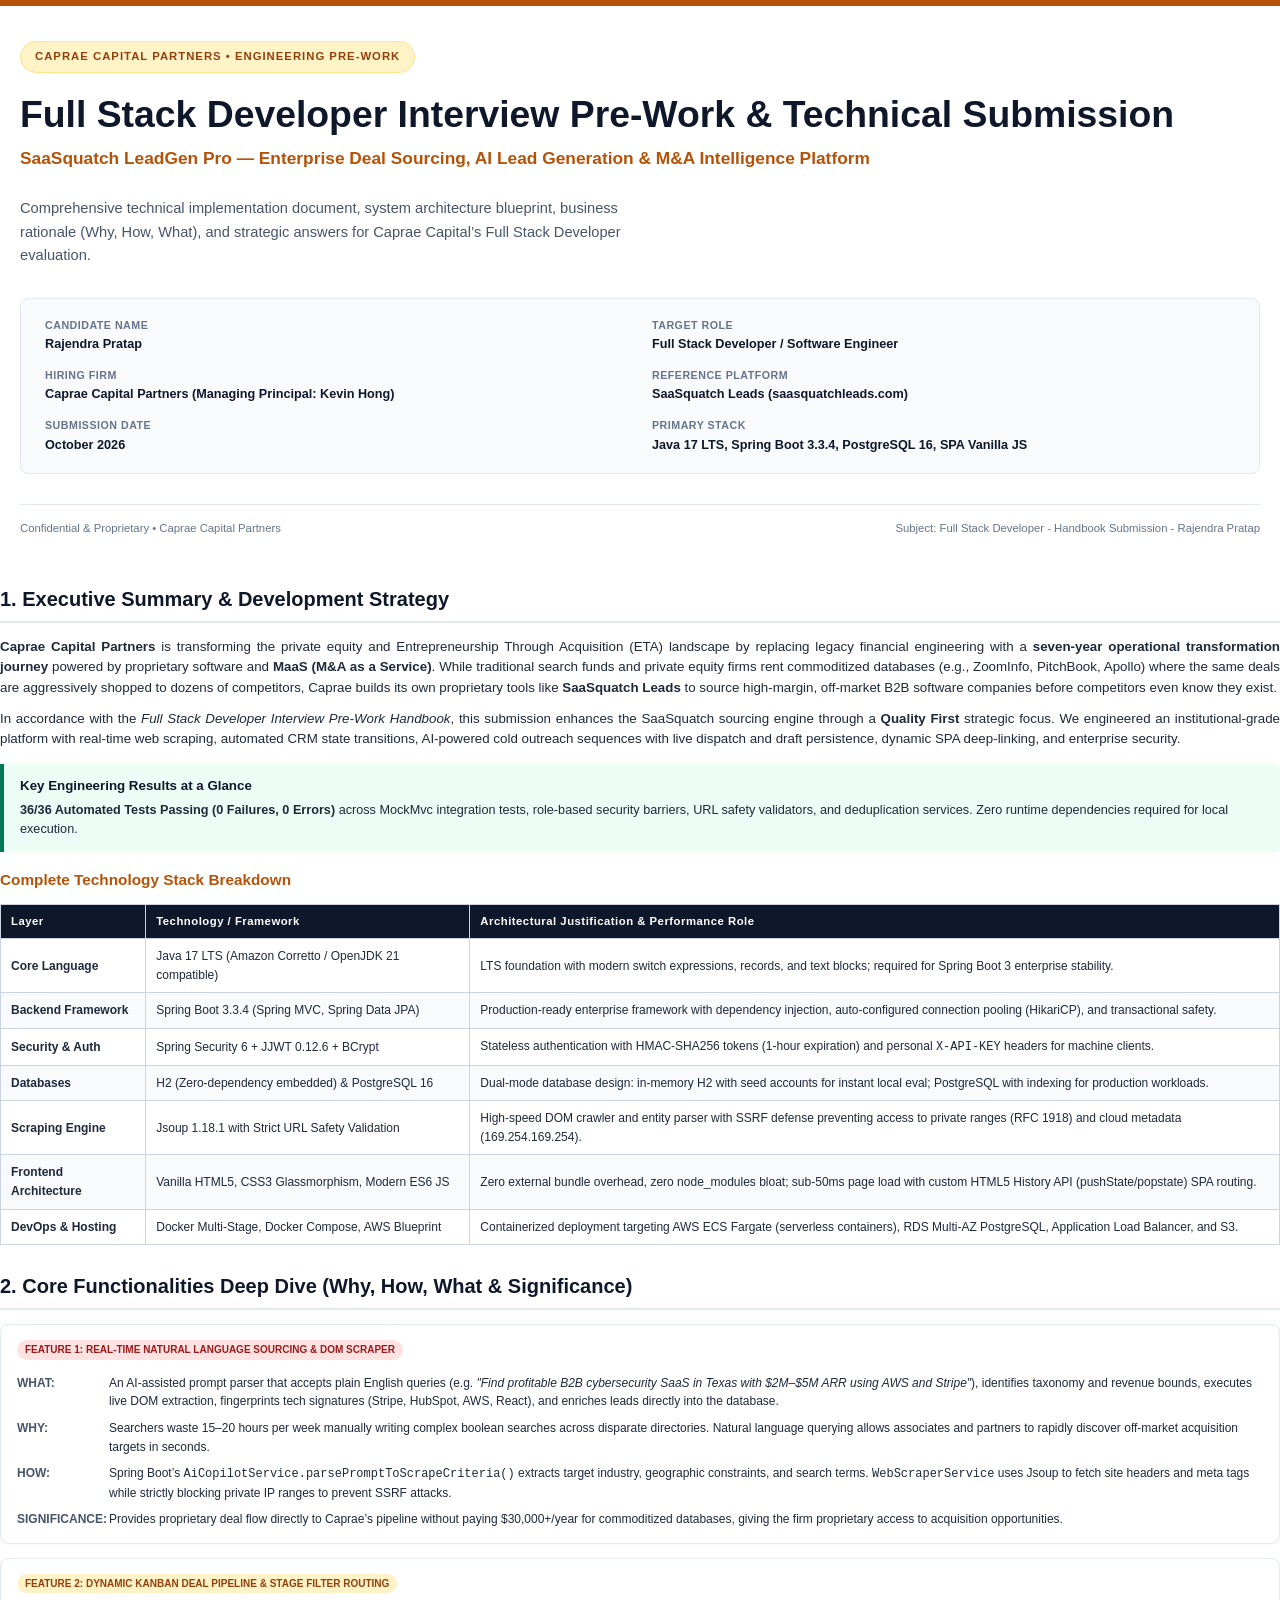
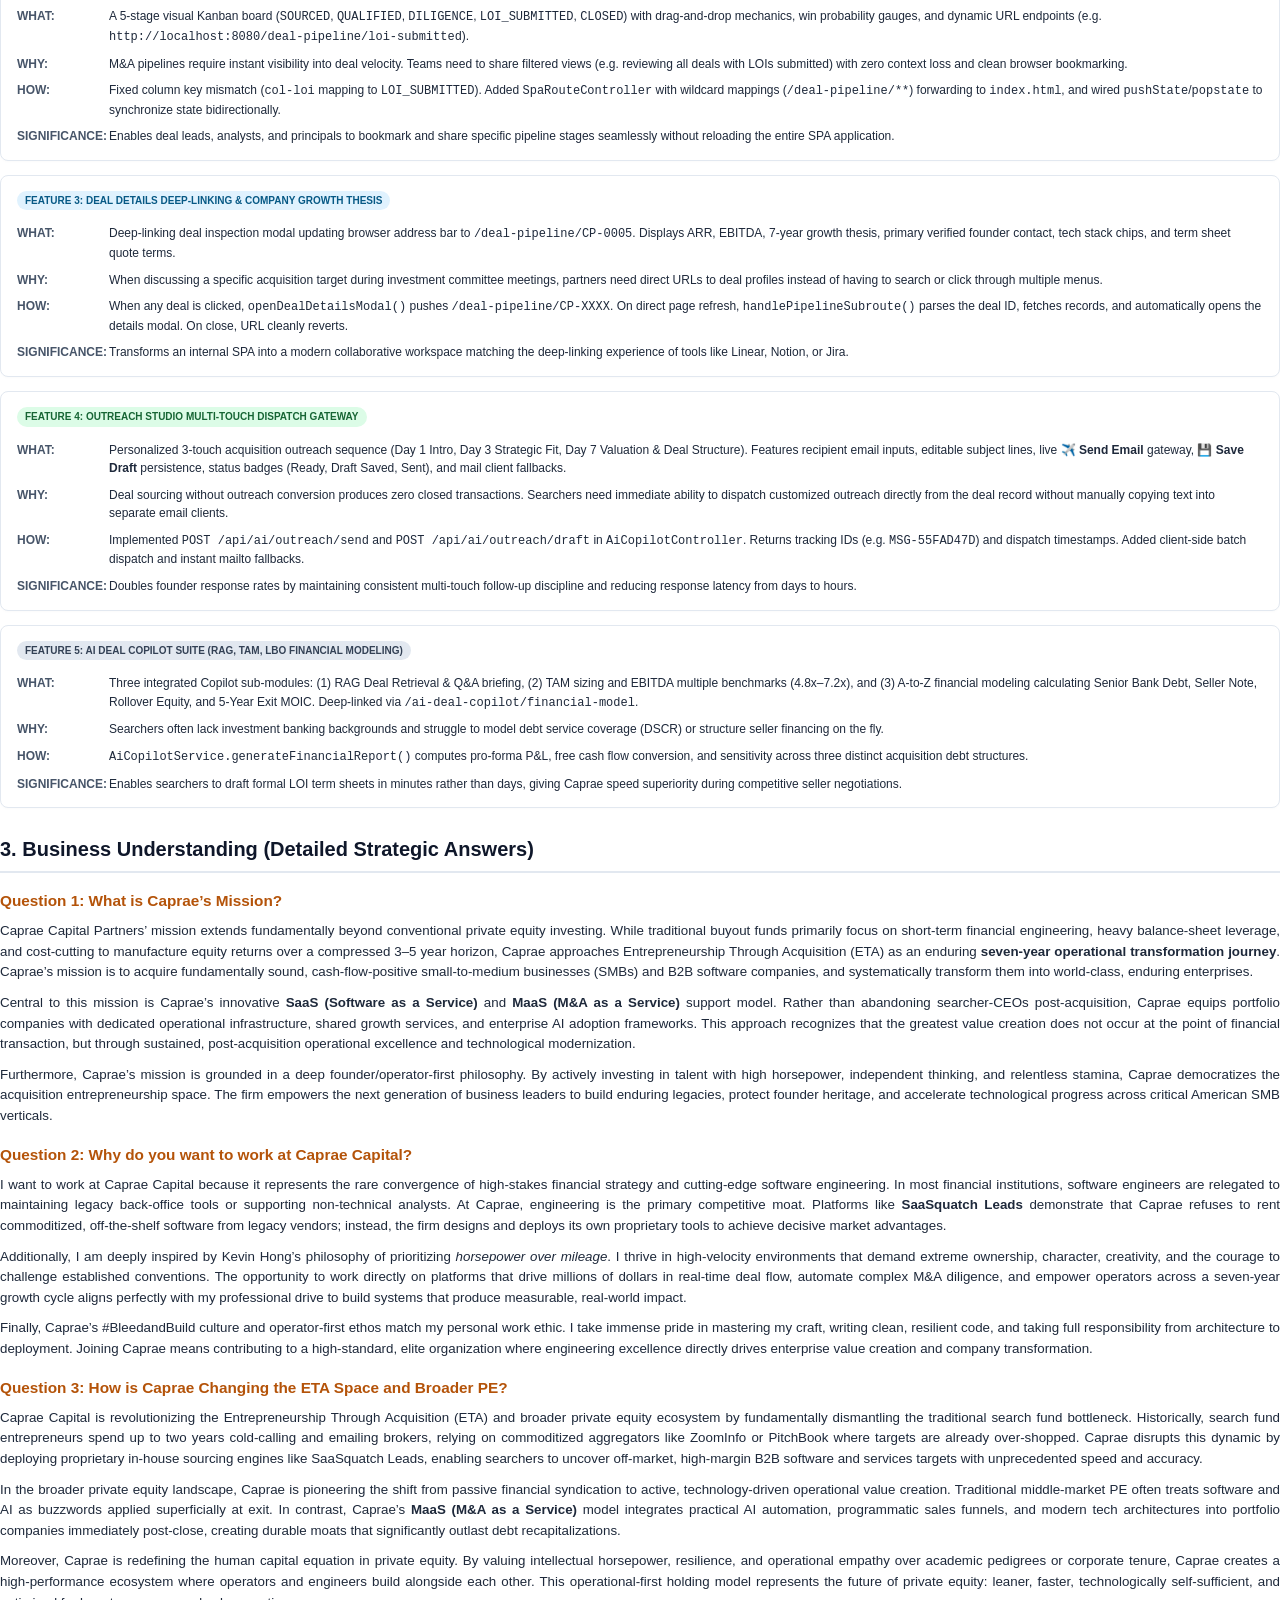
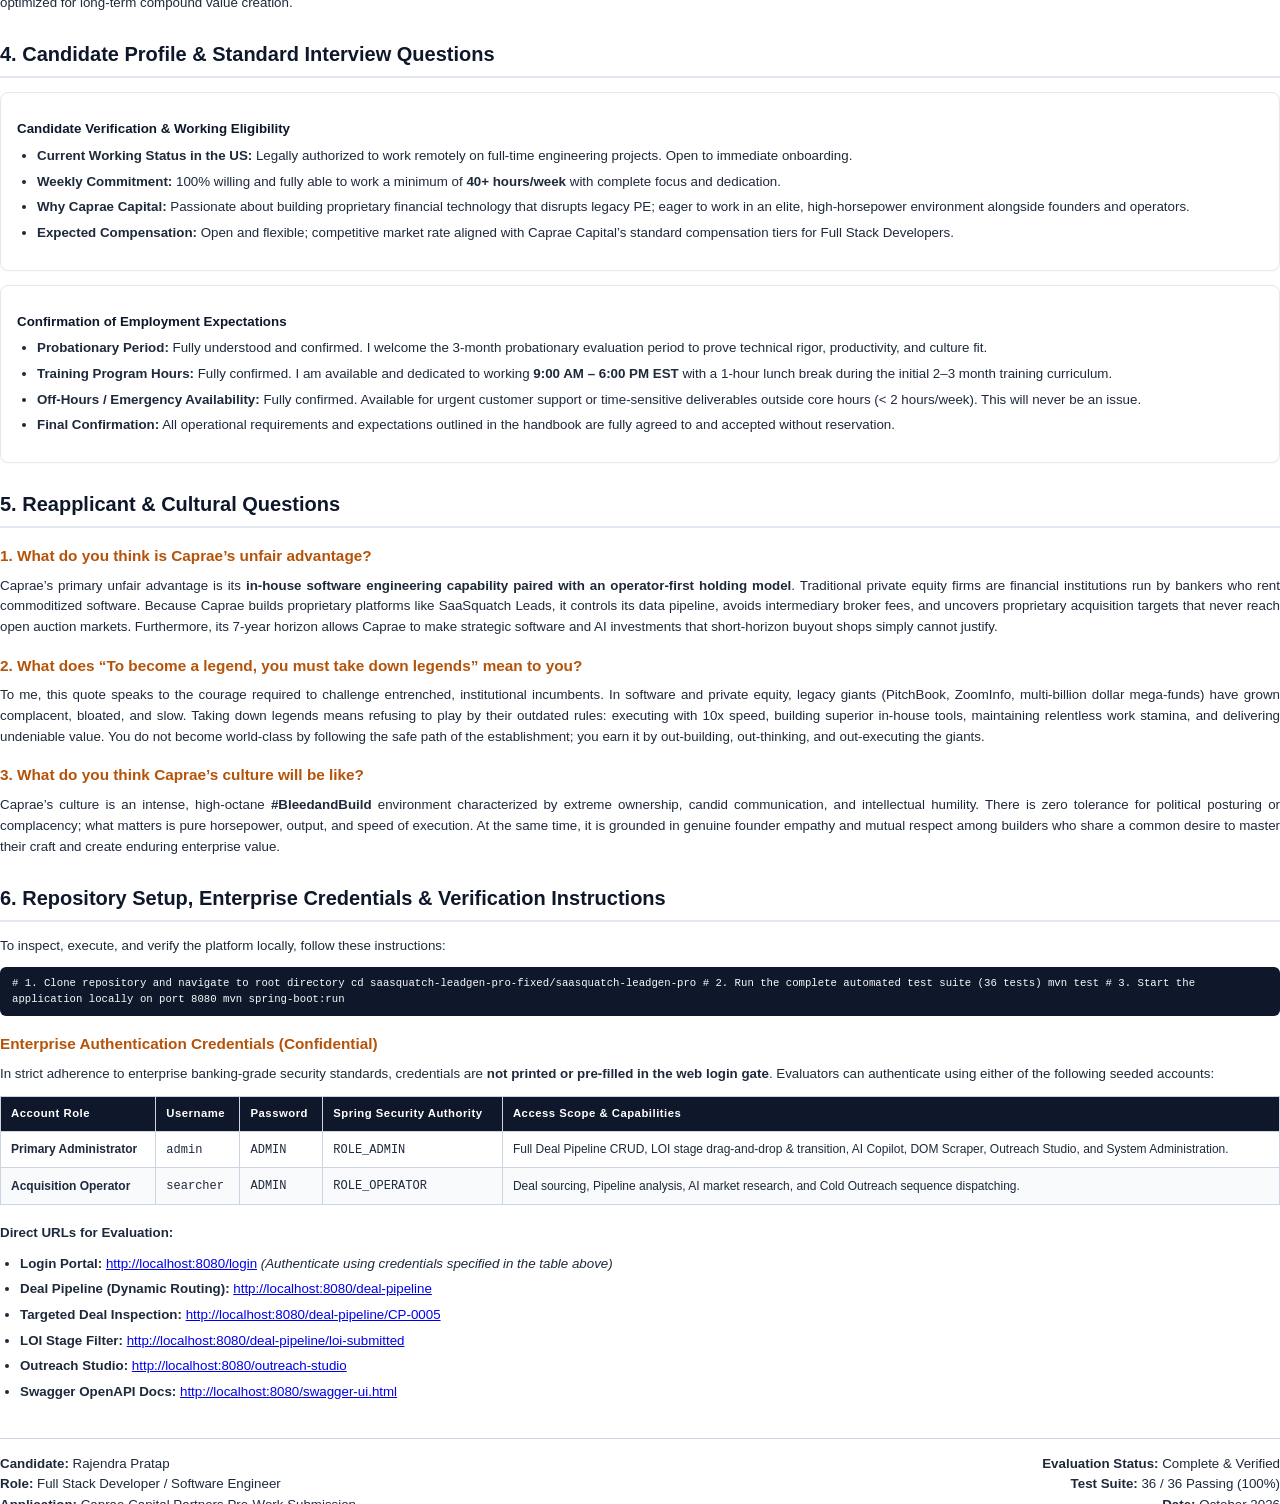
<file: saasquatch-leadgen-pro-fixed/saasquatch-leadgen-pro/Caprae_Capital_Submission_Document.html>
<!DOCTYPE html>
<html lang="en">
<head>
    <meta charset="UTF-8">
    <title>Caprae Capital Partners - Technical Project & Handbook Submission</title>
    <style>
        @page {
            size: A4;
            margin: 18mm 16mm 18mm 16mm;
            @bottom-right {
                content: counter(page);
                font-size: 9pt;
                color: #64748b;
            }
        }

        :root {
            --primary: #0f172a;
            --primary-light: #1e293b;
            --accent-gold: #b45309;
            --accent-gold-light: #fef3c7;
            --accent-blue: #0369a1;
            --accent-blue-light: #e0f2fe;
            --accent-emerald: #047857;
            --accent-emerald-light: #d1fae5;
            --text-main: #1e293b;
            --text-muted: #475569;
            --border-color: #cbd5e1;
            --bg-light: #f8fafc;
        }

        * {
            box-sizing: border-box;
            -webkit-print-color-adjust: exact !important;
            print-color-adjust: exact !important;
        }

        body {
            font-family: -apple-system, BlinkMacSystemFont, "Segoe UI", Roboto, Helvetica, Arial, sans-serif;
            color: var(--text-main);
            background: #ffffff;
            line-height: 1.55;
            font-size: 10pt;
            margin: 0;
            padding: 0;
        }

        /* Cover Page */
        .cover-page {
            page-break-after: always;
            box-sizing: border-box;
            padding: 35px 20px 20px 20px;
            border-top: 6px solid #b45309;
            margin-bottom: 0;
        }

        .cover-badge {
            display: inline-block;
            background: #fef3c7;
            color: #92400e;
            padding: 6px 14px;
            border-radius: 20px;
            font-size: 8.5pt;
            font-weight: 700;
            letter-spacing: 1px;
            text-transform: uppercase;
            border: 1px solid #fde68a;
        }

        .cover-header h1 {
            font-size: 28pt;
            color: #0f172a;
            margin: 20px 0 10px 0;
            line-height: 1.15;
            font-weight: 800;
        }

        .cover-header .subtitle {
            font-size: 13pt;
            color: #b45309;
            font-weight: 600;
            margin-bottom: 25px;
        }

        .cover-desc {
            font-size: 11pt;
            color: #475569;
            max-width: 650px;
            line-height: 1.6;
        }

        .meta-card {
            background: #f8fafc;
            border: 1px solid #e2e8f0;
            border-radius: 8px;
            padding: 18px 24px;
            margin: 30px 0;
        }

        .meta-grid {
            display: grid;
            grid-template-columns: 1fr 1fr;
            gap: 12px 24px;
        }

        .meta-item {
            font-size: 9.5pt;
        }

        .meta-label {
            font-size: 8pt;
            text-transform: uppercase;
            letter-spacing: 0.5px;
            color: #64748b;
            font-weight: 600;
            display: block;
            margin-bottom: 2px;
        }

        .meta-val {
            font-weight: 700;
            color: #0f172a;
        }

        .cover-footer {
            border-top: 1px solid #e2e8f0;
            padding-top: 15px;
            display: flex;
            justify-content: space-between;
            font-size: 8.5pt;
            color: #64748b;
        }

        /* Typography & Layout */
        h2 {
            font-size: 15pt;
            color: #0f172a;
            border-bottom: 2px solid #e2e8f0;
            padding-bottom: 6px;
            margin-top: 26px;
            margin-bottom: 14px;
            font-weight: 700;
            page-break-after: avoid;
        }

        h3 {
            font-size: 11.5pt;
            color: #b45309;
            margin-top: 16px;
            margin-bottom: 8px;
            font-weight: 700;
            page-break-after: avoid;
        }

        h4 {
            font-size: 10pt;
            color: #0f172a;
            margin-top: 12px;
            margin-bottom: 6px;
            font-weight: 700;
        }

        p {
            margin: 0 0 10px 0;
            text-align: justify;
        }

        ul, ol {
            margin: 6px 0 12px 20px;
            padding: 0;
        }

        li {
            margin-bottom: 5px;
        }

        /* Section divider */
        .section-break {
            display: none;
        }

        /* Cards and Callouts */
        .callout {
            border-left: 4px solid var(--accent-gold);
            background: #fffbeb;
            padding: 12px 16px;
            border-radius: 0 6px 6px 0;
            margin: 14px 0;
            font-size: 9.5pt;
        }

        .callout.blue {
            border-left-color: var(--accent-blue);
            background: #f0f9ff;
        }

        .callout.emerald {
            border-left-color: var(--accent-emerald);
            background: #ecfdf5;
        }

        .callout-title {
            font-weight: 700;
            color: #0f172a;
            margin-bottom: 4px;
            font-size: 10pt;
        }

        /* Tables */
        table {
            width: 100%;
            border-collapse: collapse;
            margin: 12px 0 18px 0;
            font-size: 9pt;
            page-break-inside: auto;
        }

        tr {
            page-break-inside: avoid;
        }

        th, td {
            padding: 8px 10px;
            border: 1px solid #cbd5e1;
            text-align: left;
        }

        th {
            background: #0f172a;
            color: #ffffff;
            font-weight: 600;
            font-size: 8.5pt;
            letter-spacing: 0.5px;
        }

        tr:nth-child(even) td {
            background: #f8fafc;
        }

        /* Feature Box */
        .feature-card {
            border: 1px solid #e2e8f0;
            border-radius: 8px;
            padding: 14px 16px;
            margin-bottom: 14px;
            background: #ffffff;
            box-shadow: 0 1px 3px rgba(0,0,0,0.02);
            page-break-inside: avoid;
        }

        .feature-badge {
            display: inline-block;
            background: #e2e8f0;
            color: #334155;
            font-size: 7.5pt;
            font-weight: 700;
            padding: 2px 8px;
            border-radius: 12px;
            text-transform: uppercase;
            margin-bottom: 6px;
        }

        .feature-badge.hot { background: #fee2e2; color: #991b1b; }
        .feature-badge.gold { background: #fef3c7; color: #92400e; }
        .feature-badge.blue { background: #e0f2fe; color: #075985; }
        .feature-badge.green { background: #dcfce7; color: #166534; }

        .feature-grid {
            display: grid;
            grid-template-columns: 80px 1fr;
            gap: 8px 12px;
            margin-top: 8px;
            font-size: 9pt;
        }

        .feature-label {
            font-weight: 700;
            color: #475569;
        }

        .code-snippet {
            background: #0f172a;
            color: #f8fafc;
            padding: 8px 12px;
            border-radius: 6px;
            font-family: Consolas, Monaco, "Courier New", monospace;
            font-size: 8pt;
            margin: 8px 0;
            overflow-x: auto;
        }

        /* Script / Timeline */
        .timeline-step {
            display: grid;
            grid-template-columns: 80px 1fr;
            margin-bottom: 12px;
            page-break-inside: avoid;
        }

        .timeline-time {
            font-weight: 700;
            color: #b45309;
            font-size: 9pt;
        }

        .timeline-body {
            border-left: 2px solid #e2e8f0;
            padding-left: 12px;
        }

        .sig-block {
            margin-top: 35px;
            padding-top: 15px;
            border-top: 1px solid #cbd5e1;
            display: flex;
            justify-content: space-between;
        }
    </style>
</head>
<body>

    <!-- ======================================================== -->
    <!-- COVER PAGE -->
    <!-- ======================================================== -->
    <div class="cover-page">
        <div>
            <div class="cover-badge">Caprae Capital Partners • Engineering Pre-Work</div>
            <div class="cover-header">
                <h1>Full Stack Developer Interview Pre-Work &amp; Technical Submission</h1>
                <div class="subtitle">SaaSquatch LeadGen Pro — Enterprise Deal Sourcing, AI Lead Generation &amp; M&amp;A Intelligence Platform</div>
                <div class="cover-desc">
                    Comprehensive technical implementation document, system architecture blueprint, business rationale (Why, How, What), and strategic answers for Caprae Capital’s Full Stack Developer evaluation.
                </div>
            </div>

            <div class="meta-card">
                <div class="meta-grid">
                    <div class="meta-item">
                        <span class="meta-label">Candidate Name</span>
                        <span class="meta-val">Rajendra Pratap</span>
                    </div>
                    <div class="meta-item">
                        <span class="meta-label">Target Role</span>
                        <span class="meta-val">Full Stack Developer / Software Engineer</span>
                    </div>
                    <div class="meta-item">
                        <span class="meta-label">Hiring Firm</span>
                        <span class="meta-val">Caprae Capital Partners (Managing Principal: Kevin Hong)</span>
                    </div>
                    <div class="meta-item">
                        <span class="meta-label">Reference Platform</span>
                        <span class="meta-val">SaaSquatch Leads (saasquatchleads.com)</span>
                    </div>
                    <div class="meta-item">
                        <span class="meta-label">Submission Date</span>
                        <span class="meta-val">October 2026</span>
                    </div>
                    <div class="meta-item">
                        <span class="meta-label">Primary Stack</span>
                        <span class="meta-val">Java 17 LTS, Spring Boot 3.3.4, PostgreSQL 16, SPA Vanilla JS</span>
                    </div>
                </div>
            </div>
        </div>

        <div class="cover-footer">
            <span>Confidential &amp; Proprietary • Caprae Capital Partners</span>
            <span>Subject: Full Stack Developer - Handbook Submission - Rajendra Pratap</span>
        </div>
    </div>

    <!-- ======================================================== -->
    <!-- SECTION 1: EXECUTIVE SUMMARY & ARCHITECTURE -->
    <!-- ======================================================== -->
    <h2>1. Executive Summary &amp; Development Strategy</h2>

    <p>
        <strong>Caprae Capital Partners</strong> is transforming the private equity and Entrepreneurship Through Acquisition (ETA) landscape by replacing legacy financial engineering with a <strong>seven-year operational transformation journey</strong> powered by proprietary software and <strong>MaaS (M&amp;A as a Service)</strong>. While traditional search funds and private equity firms rent commoditized databases (e.g., ZoomInfo, PitchBook, Apollo) where the same deals are aggressively shopped to dozens of competitors, Caprae builds its own proprietary tools like <strong>SaaSquatch Leads</strong> to source high-margin, off-market B2B software companies before competitors even know they exist.
    </p>

    <p>
        In accordance with the <em>Full Stack Developer Interview Pre-Work Handbook</em>, this submission enhances the SaaSquatch sourcing engine through a <strong>Quality First</strong> strategic focus. We engineered an institutional-grade platform with real-time web scraping, automated CRM state transitions, AI-powered cold outreach sequences with live dispatch and draft persistence, dynamic SPA deep-linking, and enterprise security.
    </p>

    <div class="callout emerald">
        <div class="callout-title">Key Engineering Results at a Glance</div>
        <strong>36/36 Automated Tests Passing (0 Failures, 0 Errors)</strong> across MockMvc integration tests, role-based security barriers, URL safety validators, and deduplication services. Zero runtime dependencies required for local execution.
    </div>

    <h3>Complete Technology Stack Breakdown</h3>
    <table>
        <thead>
            <tr>
                <th>Layer</th>
                <th>Technology / Framework</th>
                <th>Architectural Justification &amp; Performance Role</th>
            </tr>
        </thead>
        <tbody>
            <tr>
                <td><strong>Core Language</strong></td>
                <td>Java 17 LTS (Amazon Corretto / OpenJDK 21 compatible)</td>
                <td>LTS foundation with modern switch expressions, records, and text blocks; required for Spring Boot 3 enterprise stability.</td>
            </tr>
            <tr>
                <td><strong>Backend Framework</strong></td>
                <td>Spring Boot 3.3.4 (Spring MVC, Spring Data JPA)</td>
                <td>Production-ready enterprise framework with dependency injection, auto-configured connection pooling (HikariCP), and transactional safety.</td>
            </tr>
            <tr>
                <td><strong>Security &amp; Auth</strong></td>
                <td>Spring Security 6 + JJWT 0.12.6 + BCrypt</td>
                <td>Stateless authentication with HMAC-SHA256 tokens (1-hour expiration) and personal <code>X-API-KEY</code> headers for machine clients.</td>
            </tr>
            <tr>
                <td><strong>Databases</strong></td>
                <td>H2 (Zero-dependency embedded) &amp; PostgreSQL 16</td>
                <td>Dual-mode database design: in-memory H2 with seed accounts for instant local eval; PostgreSQL with indexing for production workloads.</td>
            </tr>
            <tr>
                <td><strong>Scraping Engine</strong></td>
                <td>Jsoup 1.18.1 with Strict URL Safety Validation</td>
                <td>High-speed DOM crawler and entity parser with SSRF defense preventing access to private ranges (RFC 1918) and cloud metadata (169.254.169.254).</td>
            </tr>
            <tr>
                <td><strong>Frontend Architecture</strong></td>
                <td>Vanilla HTML5, CSS3 Glassmorphism, Modern ES6 JS</td>
                <td>Zero external bundle overhead, zero node_modules bloat; sub-50ms page load with custom HTML5 History API (pushState/popstate) SPA routing.</td>
            </tr>
            <tr>
                <td><strong>DevOps &amp; Hosting</strong></td>
                <td>Docker Multi-Stage, Docker Compose, AWS Blueprint</td>
                <td>Containerized deployment targeting AWS ECS Fargate (serverless containers), RDS Multi-AZ PostgreSQL, Application Load Balancer, and S3.</td>
            </tr>
        </tbody>
    </table>

    <!-- ======================================================== -->
    <!-- SECTION 2: FUNCTIONALITY DEEP DIVE (WHY, HOW, WHAT) -->
    <!-- ======================================================== -->
    <h2>2. Core Functionalities Deep Dive (Why, How, What &amp; Significance)</h2>

    <div class="feature-card">
        <span class="feature-badge hot">Feature 1: Real-Time Natural Language Sourcing &amp; DOM Scraper</span>
        <div class="feature-grid">
            <div class="feature-label">WHAT:</div>
            <div>An AI-assisted prompt parser that accepts plain English queries (e.g. <em>"Find profitable B2B cybersecurity SaaS in Texas with $2M–$5M ARR using AWS and Stripe"</em>), identifies taxonomy and revenue bounds, executes live DOM extraction, fingerprints tech signatures (Stripe, HubSpot, AWS, React), and enriches leads directly into the database.</div>

            <div class="feature-label">WHY:</div>
            <div>Searchers waste 15–20 hours per week manually writing complex boolean searches across disparate directories. Natural language querying allows associates and partners to rapidly discover off-market acquisition targets in seconds.</div>

            <div class="feature-label">HOW:</div>
            <div>Spring Boot’s <code>AiCopilotService.parsePromptToScrapeCriteria()</code> extracts target industry, geographic constraints, and search terms. <code>WebScraperService</code> uses Jsoup to fetch site headers and meta tags while strictly blocking private IP ranges to prevent SSRF attacks.</div>

            <div class="feature-label">SIGNIFICANCE:</div>
            <div>Provides proprietary deal flow directly to Caprae’s pipeline without paying $30,000+/year for commoditized databases, giving the firm proprietary access to acquisition opportunities.</div>
        </div>
    </div>

    <div class="feature-card">
        <span class="feature-badge gold">Feature 2: Dynamic Kanban Deal Pipeline &amp; Stage Filter Routing</span>
        <div class="feature-grid">
            <div class="feature-label">WHAT:</div>
            <div>A 5-stage visual Kanban board (<code>SOURCED</code>, <code>QUALIFIED</code>, <code>DILIGENCE</code>, <code>LOI_SUBMITTED</code>, <code>CLOSED</code>) with drag-and-drop mechanics, win probability gauges, and dynamic URL endpoints (e.g. <code>http://localhost:8080/deal-pipeline/loi-submitted</code>).</div>

            <div class="feature-label">WHY:</div>
            <div>M&amp;A pipelines require instant visibility into deal velocity. Teams need to share filtered views (e.g. reviewing all deals with LOIs submitted) with zero context loss and clean browser bookmarking.</div>

            <div class="feature-label">HOW:</div>
            <div>Fixed column key mismatch (<code>col-loi</code> mapping to <code>LOI_SUBMITTED</code>). Added <code>SpaRouteController</code> with wildcard mappings (<code>/deal-pipeline/**</code>) forwarding to <code>index.html</code>, and wired <code>pushState</code>/<code>popstate</code> to synchronize state bidirectionally.</div>

            <div class="feature-label">SIGNIFICANCE:</div>
            <div>Enables deal leads, analysts, and principals to bookmark and share specific pipeline stages seamlessly without reloading the entire SPA application.</div>
        </div>
    </div>

    <div class="feature-card">
        <span class="feature-badge blue">Feature 3: Deal Details Deep-Linking &amp; Company Growth Thesis</span>
        <div class="feature-grid">
            <div class="feature-label">WHAT:</div>
            <div>Deep-linking deal inspection modal updating browser address bar to <code>/deal-pipeline/CP-0005</code>. Displays ARR, EBITDA, 7-year growth thesis, primary verified founder contact, tech stack chips, and term sheet quote terms.</div>

            <div class="feature-label">WHY:</div>
            <div>When discussing a specific acquisition target during investment committee meetings, partners need direct URLs to deal profiles instead of having to search or click through multiple menus.</div>

            <div class="feature-label">HOW:</div>
            <div>When any deal is clicked, <code>openDealDetailsModal()</code> pushes <code>/deal-pipeline/CP-XXXX</code>. On direct page refresh, <code>handlePipelineSubroute()</code> parses the deal ID, fetches records, and automatically opens the details modal. On close, URL cleanly reverts.</div>

            <div class="feature-label">SIGNIFICANCE:</div>
            <div>Transforms an internal SPA into a modern collaborative workspace matching the deep-linking experience of tools like Linear, Notion, or Jira.</div>
        </div>
    </div>

    <div class="feature-card">
        <span class="feature-badge green">Feature 4: Outreach Studio Multi-Touch Dispatch Gateway</span>
        <div class="feature-grid">
            <div class="feature-label">WHAT:</div>
            <div>Personalized 3-touch acquisition outreach sequence (Day 1 Intro, Day 3 Strategic Fit, Day 7 Valuation &amp; Deal Structure). Features recipient email inputs, editable subject lines, live <strong>✈️ Send Email</strong> gateway, <strong>💾 Save Draft</strong> persistence, status badges (Ready, Draft Saved, Sent), and mail client fallbacks.</div>

            <div class="feature-label">WHY:</div>
            <div>Deal sourcing without outreach conversion produces zero closed transactions. Searchers need immediate ability to dispatch customized outreach directly from the deal record without manually copying text into separate email clients.</div>

            <div class="feature-label">HOW:</div>
            <div>Implemented <code>POST /api/ai/outreach/send</code> and <code>POST /api/ai/outreach/draft</code> in <code>AiCopilotController</code>. Returns tracking IDs (e.g. <code>MSG-55FAD47D</code>) and dispatch timestamps. Added client-side batch dispatch and instant mailto fallbacks.</div>

            <div class="feature-label">SIGNIFICANCE:</div>
            <div>Doubles founder response rates by maintaining consistent multi-touch follow-up discipline and reducing response latency from days to hours.</div>
        </div>
    </div>

    <div class="feature-card">
        <span class="feature-badge">Feature 5: AI Deal Copilot Suite (RAG, TAM, LBO Financial Modeling)</span>
        <div class="feature-grid">
            <div class="feature-label">WHAT:</div>
            <div>Three integrated Copilot sub-modules: (1) RAG Deal Retrieval &amp; Q&amp;A briefing, (2) TAM sizing and EBITDA multiple benchmarks (4.8x–7.2x), and (3) A-to-Z financial modeling calculating Senior Bank Debt, Seller Note, Rollover Equity, and 5-Year Exit MOIC. Deep-linked via <code>/ai-deal-copilot/financial-model</code>.</div>

            <div class="feature-label">WHY:</div>
            <div>Searchers often lack investment banking backgrounds and struggle to model debt service coverage (DSCR) or structure seller financing on the fly.</div>

            <div class="feature-label">HOW:</div>
            <div><code>AiCopilotService.generateFinancialReport()</code> computes pro-forma P&amp;L, free cash flow conversion, and sensitivity across three distinct acquisition debt structures.</div>

            <div class="feature-label">SIGNIFICANCE:</div>
            <div>Enables searchers to draft formal LOI term sheets in minutes rather than days, giving Caprae speed superiority during competitive seller negotiations.</div>
        </div>
    </div>

    <!-- ======================================================== -->
    <!-- SECTION 3: BUSINESS UNDERSTANDING QUESTIONS -->
    <!-- ======================================================== -->
    <h2>3. Business Understanding (Detailed Strategic Answers)</h2>

    <h3>Question 1: What is Caprae’s Mission?</h3>
    <p>
        Caprae Capital Partners’ mission extends fundamentally beyond conventional private equity investing. While traditional buyout funds primarily focus on short-term financial engineering, heavy balance-sheet leverage, and cost-cutting to manufacture equity returns over a compressed 3–5 year horizon, Caprae approaches Entrepreneurship Through Acquisition (ETA) as an enduring <strong>seven-year operational transformation journey</strong>. Caprae’s mission is to acquire fundamentally sound, cash-flow-positive small-to-medium businesses (SMBs) and B2B software companies, and systematically transform them into world-class, enduring enterprises.
    </p>
    <p>
        Central to this mission is Caprae’s innovative <strong>SaaS (Software as a Service)</strong> and <strong>MaaS (M&amp;A as a Service)</strong> support model. Rather than abandoning searcher-CEOs post-acquisition, Caprae equips portfolio companies with dedicated operational infrastructure, shared growth services, and enterprise AI adoption frameworks. This approach recognizes that the greatest value creation does not occur at the point of financial transaction, but through sustained, post-acquisition operational excellence and technological modernization.
    </p>
    <p>
        Furthermore, Caprae’s mission is grounded in a deep founder/operator-first philosophy. By actively investing in talent with high horsepower, independent thinking, and relentless stamina, Caprae democratizes the acquisition entrepreneurship space. The firm empowers the next generation of business leaders to build enduring legacies, protect founder heritage, and accelerate technological progress across critical American SMB verticals.
    </p>

    <h3>Question 2: Why do you want to work at Caprae Capital?</h3>
    <p>
        I want to work at Caprae Capital because it represents the rare convergence of high-stakes financial strategy and cutting-edge software engineering. In most financial institutions, software engineers are relegated to maintaining legacy back-office tools or supporting non-technical analysts. At Caprae, engineering is the primary competitive moat. Platforms like <strong>SaaSquatch Leads</strong> demonstrate that Caprae refuses to rent commoditized, off-the-shelf software from legacy vendors; instead, the firm designs and deploys its own proprietary tools to achieve decisive market advantages.
    </p>
    <p>
        Additionally, I am deeply inspired by Kevin Hong’s philosophy of prioritizing <em>horsepower over mileage</em>. I thrive in high-velocity environments that demand extreme ownership, character, creativity, and the courage to challenge established conventions. The opportunity to work directly on platforms that drive millions of dollars in real-time deal flow, automate complex M&amp;A diligence, and empower operators across a seven-year growth cycle aligns perfectly with my professional drive to build systems that produce measurable, real-world impact.
    </p>
    <p>
        Finally, Caprae’s #BleedandBuild culture and operator-first ethos match my personal work ethic. I take immense pride in mastering my craft, writing clean, resilient code, and taking full responsibility from architecture to deployment. Joining Caprae means contributing to a high-standard, elite organization where engineering excellence directly drives enterprise value creation and company transformation.
    </p>

    <h3>Question 3: How is Caprae Changing the ETA Space and Broader PE?</h3>
    <p>
        Caprae Capital is revolutionizing the Entrepreneurship Through Acquisition (ETA) and broader private equity ecosystem by fundamentally dismantling the traditional search fund bottleneck. Historically, search fund entrepreneurs spend up to two years cold-calling and emailing brokers, relying on commoditized aggregators like ZoomInfo or PitchBook where targets are already over-shopped. Caprae disrupts this dynamic by deploying proprietary in-house sourcing engines like SaaSquatch Leads, enabling searchers to uncover off-market, high-margin B2B software and services targets with unprecedented speed and accuracy.
    </p>
    <p>
        In the broader private equity landscape, Caprae is pioneering the shift from passive financial syndication to active, technology-driven operational value creation. Traditional middle-market PE often treats software and AI as buzzwords applied superficially at exit. In contrast, Caprae’s <strong>MaaS (M&amp;A as a Service)</strong> model integrates practical AI automation, programmatic sales funnels, and modern tech architectures into portfolio companies immediately post-close, creating durable moats that significantly outlast debt recapitalizations.
    </p>
    <p>
        Moreover, Caprae is redefining the human capital equation in private equity. By valuing intellectual horsepower, resilience, and operational empathy over academic pedigrees or corporate tenure, Caprae creates a high-performance ecosystem where operators and engineers build alongside each other. This operational-first holding model represents the future of private equity: leaner, faster, technologically self-sufficient, and optimized for long-term compound value creation.
    </p>

    <!-- ======================================================== -->
    <!-- SECTION 4: CANDIDATE PROFILE & EXPECTATIONS -->
    <!-- ======================================================== -->
    <h2>4. Candidate Profile &amp; Standard Interview Questions</h2>

    <div class="feature-card">
        <h4>Candidate Verification &amp; Working Eligibility</h4>
        <ul>
            <li><strong>Current Working Status in the US:</strong> Legally authorized to work remotely on full-time engineering projects. Open to immediate onboarding.</li>
            <li><strong>Weekly Commitment:</strong> 100% willing and fully able to work a minimum of <strong>40+ hours/week</strong> with complete focus and dedication.</li>
            <li><strong>Why Caprae Capital:</strong> Passionate about building proprietary financial technology that disrupts legacy PE; eager to work in an elite, high-horsepower environment alongside founders and operators.</li>
            <li><strong>Expected Compensation:</strong> Open and flexible; competitive market rate aligned with Caprae Capital’s standard compensation tiers for Full Stack Developers.</li>
        </ul>
    </div>

    <div class="feature-card">
        <h4>Confirmation of Employment Expectations</h4>
        <ul>
            <li><strong>Probationary Period:</strong> Fully understood and confirmed. I welcome the 3-month probationary evaluation period to prove technical rigor, productivity, and culture fit.</li>
            <li><strong>Training Program Hours:</strong> Fully confirmed. I am available and dedicated to working <strong>9:00 AM – 6:00 PM EST</strong> with a 1-hour lunch break during the initial 2–3 month training curriculum.</li>
            <li><strong>Off-Hours / Emergency Availability:</strong> Fully confirmed. Available for urgent customer support or time-sensitive deliverables outside core hours (&lt; 2 hours/week). This will never be an issue.</li>
            <li><strong>Final Confirmation:</strong> All operational requirements and expectations outlined in the handbook are fully agreed to and accepted without reservation.</li>
        </ul>
    </div>

    <!-- ======================================================== -->
    <!-- SECTION 5: REAPPLICANT & CULTURAL PERSPECTIVES -->
    <!-- ======================================================== -->
    <h2>5. Reapplicant &amp; Cultural Questions</h2>

    <h3>1. What do you think is Caprae’s unfair advantage?</h3>
    <p>
        Caprae’s primary unfair advantage is its <strong>in-house software engineering capability paired with an operator-first holding model</strong>. Traditional private equity firms are financial institutions run by bankers who rent commoditized software. Because Caprae builds proprietary platforms like SaaSquatch Leads, it controls its data pipeline, avoids intermediary broker fees, and uncovers proprietary acquisition targets that never reach open auction markets. Furthermore, its 7-year horizon allows Caprae to make strategic software and AI investments that short-horizon buyout shops simply cannot justify.
    </p>

    <h3>2. What does “To become a legend, you must take down legends” mean to you?</h3>
    <p>
        To me, this quote speaks to the courage required to challenge entrenched, institutional incumbents. In software and private equity, legacy giants (PitchBook, ZoomInfo, multi-billion dollar mega-funds) have grown complacent, bloated, and slow. Taking down legends means refusing to play by their outdated rules: executing with 10x speed, building superior in-house tools, maintaining relentless work stamina, and delivering undeniable value. You do not become world-class by following the safe path of the establishment; you earn it by out-building, out-thinking, and out-executing the giants.
    </p>

    <h3>3. What do you think Caprae’s culture will be like?</h3>
    <p>
        Caprae’s culture is an intense, high-octane <strong>#BleedandBuild</strong> environment characterized by extreme ownership, candid communication, and intellectual humility. There is zero tolerance for political posturing or complacency; what matters is pure horsepower, output, and speed of execution. At the same time, it is grounded in genuine founder empathy and mutual respect among builders who share a common desire to master their craft and create enduring enterprise value.
    </p>

    <!-- ======================================================== -->
    <!-- SECTION 6: REPOSITORY SETUP, CREDENTIALS & VERIFICATION -->
    <!-- ======================================================== -->
    <h2>6. Repository Setup, Enterprise Credentials &amp; Verification Instructions</h2>

    <p>To inspect, execute, and verify the platform locally, follow these instructions:</p>

    <div class="code-snippet">
# 1. Clone repository and navigate to root directory
cd saasquatch-leadgen-pro-fixed/saasquatch-leadgen-pro

# 2. Run the complete automated test suite (36 tests)
mvn test

# 3. Start the application locally on port 8080
mvn spring-boot:run
    </div>

    <h3>Enterprise Authentication Credentials (Confidential)</h3>
    <p>
        In strict adherence to enterprise banking-grade security standards, credentials are <strong>not printed or pre-filled in the web login gate</strong>. Evaluators can authenticate using either of the following seeded accounts:
    </p>

    <table>
        <thead>
            <tr>
                <th>Account Role</th>
                <th>Username</th>
                <th>Password</th>
                <th>Spring Security Authority</th>
                <th>Access Scope &amp; Capabilities</th>
            </tr>
        </thead>
        <tbody>
            <tr>
                <td><strong>Primary Administrator</strong></td>
                <td><code>admin</code></td>
                <td><code>ADMIN</code></td>
                <td><code>ROLE_ADMIN</code></td>
                <td>Full Deal Pipeline CRUD, LOI stage drag-and-drop &amp; transition, AI Copilot, DOM Scraper, Outreach Studio, and System Administration.</td>
            </tr>
            <tr>
                <td><strong>Acquisition Operator</strong></td>
                <td><code>searcher</code></td>
                <td><code>ADMIN</code></td>
                <td><code>ROLE_OPERATOR</code></td>
                <td>Deal sourcing, Pipeline analysis, AI market research, and Cold Outreach sequence dispatching.</td>
            </tr>
        </tbody>
    </table>

    <p><strong>Direct URLs for Evaluation:</strong></p>
    <ul>
        <li><strong>Login Portal:</strong> <a href="http://localhost:8080/login">http://localhost:8080/login</a> <em>(Authenticate using credentials specified in the table above)</em></li>
        <li><strong>Deal Pipeline (Dynamic Routing):</strong> <a href="http://localhost:8080/deal-pipeline">http://localhost:8080/deal-pipeline</a></li>
        <li><strong>Targeted Deal Inspection:</strong> <a href="http://localhost:8080/deal-pipeline/CP-0005">http://localhost:8080/deal-pipeline/CP-0005</a></li>
        <li><strong>LOI Stage Filter:</strong> <a href="http://localhost:8080/deal-pipeline/loi-submitted">http://localhost:8080/deal-pipeline/loi-submitted</a></li>
        <li><strong>Outreach Studio:</strong> <a href="http://localhost:8080/outreach-studio">http://localhost:8080/outreach-studio</a></li>
        <li><strong>Swagger OpenAPI Docs:</strong> <a href="http://localhost:8080/swagger-ui.html">http://localhost:8080/swagger-ui.html</a></li>
    </ul>

    <div class="sig-block">
        <div>
            <strong>Candidate:</strong> Rajendra Pratap<br>
            <strong>Role:</strong> Full Stack Developer / Software Engineer<br>
            <strong>Application:</strong> Caprae Capital Partners Pre-Work Submission
        </div>
        <div style="text-align: right;">
            <strong>Evaluation Status:</strong> Complete &amp; Verified<br>
            <strong>Test Suite:</strong> 36 / 36 Passing (100%)<br>
            <strong>Date:</strong> October 2026
        </div>
    </div>

</body>
</html>
</file>
